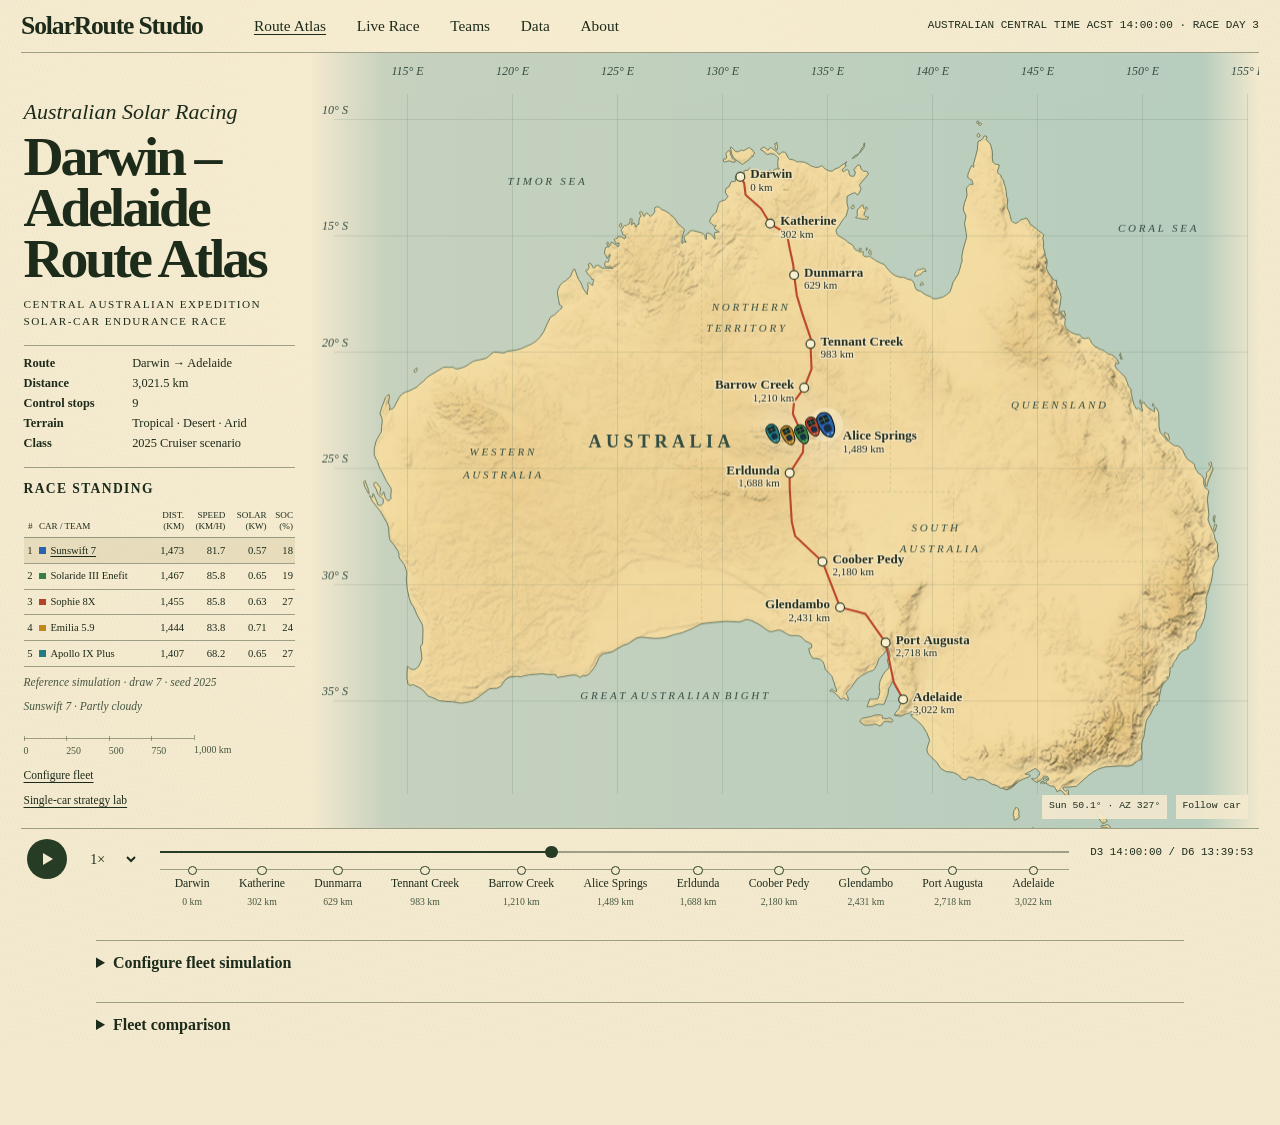
<file: apps/route-lab/web/index.html>
<!DOCTYPE html>
<html lang="en">
<head>
  <meta charset="utf-8">
  <meta name="viewport" content="width=device-width, initial-scale=1">
  <title>Darwin–Adelaide Route Atlas · SolarRoute Studio</title>
  <link rel="stylesheet" href="./atlas.css">
  <link rel="stylesheet" href="./lab.css">
  <script src="./atlas.mjs" type="module"></script>
</head>
<body>
  <header class="atlas-header">
    <a class="atlas-brand" href="./">SolarRoute Studio</a>
    <nav aria-label="Pages">
      <a href="./" aria-current="page">Route Atlas</a>
      <a href="./race.html">Live Race</a>
      <a href="./teams.html">Teams</a>
      <a href="./data.html">Data</a>
      <a href="./about.html">About</a>
    </nav>
    <output class="atlas-clock" aria-label="Race time"><span class="atlas-timezone">Australian Central Time </span><abbr title="Australian Central Standard Time">ACST</abbr> <span id="clock-text"></span></output>
  </header>
  <main class="atlas-content">
    <div class="atlas-sheet">
      <aside class="atlas-sidebar">
        <p class="atlas-overline">Australian Solar Racing</p>
        <h1>Darwin –<br>Adelaide<br>Route Atlas</h1>
        <p class="atlas-subtitle">Central Australian expedition<br>Solar-car endurance race</p>
        <dl class="route-facts">
          <div><dt>Route</dt><dd>Darwin → Adelaide</dd></div>
          <div><dt>Distance</dt><dd id="route-distance">—</dd></div>
          <div><dt>Control stops</dt><dd id="route-stops">—</dd></div>
          <div><dt>Terrain</dt><dd>Tropical · Desert · Arid</dd></div>
          <div><dt>Class</dt><dd>2025 Cruiser scenario</dd></div>
        </dl>
        <section class="atlas-rank" aria-labelledby="rank-heading">
          <h2 id="rank-heading">Race standing</h2>
          <div class="atlas-table-wrap">
            <table aria-label="Simulated Cruiser race standings">
              <thead><tr><th scope="col">#</th><th scope="col">Car / team</th><th scope="col">Dist.<br>(km)</th><th scope="col">Speed<br>(km/h)</th><th scope="col">Solar<br>(kW)</th><th scope="col">SoC<br>(%)</th></tr></thead>
              <tbody id="standings"></tbody>
            </table>
          </div>
          <p id="atlas-status" class="atlas-note" role="status">Loading the reference simulation…</p>
          <p id="atlas-focus" class="atlas-note"></p>
        </section>
        <div class="atlas-bottom">
          <div id="map-scale" class="atlas-scale" aria-hidden="true"></div>
          <a id="configure-fleet" href="#fleet-config">Configure fleet</a>
          <a href="./configure.html">Single-car strategy lab</a>
        </div>
      </aside>
      <figure class="atlas-figure">
        <canvas id="atlas-map" role="img" aria-label="Relief map of Australia, showing the simulated Cruiser fleet. Their positions and leg conditions appear in the standings."></canvas>
        <figcaption><output id="sun-angle" aria-label="Solar position"></output><button id="map-camera" type="button" aria-pressed="false">Follow car</button></figcaption>
      </figure>
    </div>
    <section id="atlas-playback" class="atlas-replay" aria-label="Race playback">
      <div class="atlas-controls">
        <button id="atlas-play" class="atlas-play" type="button" aria-label="Play race" disabled><span aria-hidden="true"></span></button>
        <label class="sr-only" for="atlas-rate">Playback speed</label>
        <select id="atlas-rate"><option value=".5">0.5×</option><option value="1" selected>1×</option><option value="2">2×</option><option value="4">4×</option></select>
      </div>
      <div class="atlas-seek">
        <label class="sr-only" for="atlas-time">Elapsed race time</label>
        <input id="atlas-time" class="atlas-range" type="range" min="0" max="1" value="0" step="any" disabled>
        <ol id="atlas-stops" class="atlas-stops" aria-label="Jump to a control stop"></ol>
      </div>
      <output id="atlas-duration" for="atlas-time"></output>
    </section>
    <div class="atlas-article atlas-fleet-tools">
      <details id="fleet-config" class="diagnostics">
        <summary>Configure fleet simulation</summary>
        <p class="field-note">Run the 2025 Cruiser presets on the same weather draws. Add a custom car to compare a different hardware or pace specification.</p>
        <form id="fleet-form">
          <div class="setup-grid">
            <fieldset class="setup-card">
              <legend>Experiment</legend>
              <label for="fleet-model">ECM variant</label>
              <select id="fleet-model" name="model">
                <option value="segment">Segment</option><option value="cycle">Drive cycle</option>
                <option value="mapped" selected>Mapped cycle</option><option value="gust">Gust-aware cycle</option>
              </select>
              <label for="fleet-seed">Seed</label>
              <input id="fleet-seed" name="seed" type="text" inputmode="numeric" pattern="[0-9]{1,20}" value="2025" required>
              <div class="field-pair">
                <div><label for="fleet-trials">Trials</label><input id="fleet-trials" name="trials" type="number" min="1" max="500" value="256" required></div>
                <div><label for="fleet-draw">Replay draw</label><input id="fleet-draw" name="draw" type="number" min="1" max="256" value="7" required></div>
              </div>
            </fieldset>
            <fieldset class="setup-card">
              <legend>Weather</legend>
              <label for="fleet-weather">Forecast</label>
              <select id="fleet-weather" name="weather"><option value="posterior">Posterior predictive</option><option value="baseline">Synthetic baseline</option></select>
              <label for="fleet-rain">Rain exposure <span>×</span></label>
              <input id="fleet-rain" name="rain_multiplier" type="number" min="0" max="8" step="any" value="1" required>
              <div id="fleet-gust-settings" hidden>
                <label for="fleet-gust">Gust spread <span>m/s</span></label>
                <input id="fleet-gust" name="gust_sd_mps" type="number" min="0" max="15" step="any" value="2" required disabled>
              </div>
            </fieldset>
            <fieldset class="setup-card">
              <legend>Comparison car</legend>
              <label class="fleet-toggle"><input id="fleet-add-car" type="checkbox"> Add a custom Cruiser</label>
              <p class="field-note">The five 2025 presets are included in every run. See <a href="./teams.html">Teams</a> for their model inputs.</p>
            </fieldset>
          </div>
          <fieldset id="fleet-car" class="setup-card" disabled hidden>
            <legend>Custom Cruiser specifications</legend>
            <div class="fleet-specs-grid">
              <div><label for="fleet-mass">Mass <span>kg</span></label><input id="fleet-mass" name="mass_kg" type="number" min="120" max="2000" step="any" value="660" required></div>
              <div><label for="fleet-drag">Drag area <span>m²</span></label><input id="fleet-drag" name="drag_area_m2" type="number" min=".03" max="1.5" step="any" value=".133" required></div>
              <div><label for="fleet-rolling">Rolling coefficient</label><input id="fleet-rolling" name="rolling_coefficient" type="number" min=".001" max=".03" step="any" value=".005" required></div>
              <div><label for="fleet-aux">Auxiliary load <span>W</span></label><input id="fleet-aux" name="auxiliary_w" type="number" min="0" max="1500" step="any" value="150" required></div>
              <div><label for="fleet-pace">Pace ceiling <span>km/h</span></label><input id="fleet-pace" name="custom_pace_kmh" type="number" min="20" max="130" step="any" value="92" required></div>
              <div><label for="fleet-array">Array area <span>m²</span></label><input id="fleet-array" name="array_m2" type="number" min="0" max="30" step="any" value="4.8" required></div>
              <div><label for="fleet-cell">Cell efficiency <span>%</span></label><input id="fleet-cell" name="cell_efficiency_pct" type="number" min=".01" max="100" step="any" value="22" required></div>
              <div><label for="fleet-pack">Usable pack <span>kWh</span></label><input id="fleet-pack" name="pack_kwh" type="number" min=".001" max="15.277777777777779" step="any" placeholder="Default · 55 MJ"></div>
            </div>
          </fieldset>
          <div class="setup-submit">
            <p id="fleet-feedback" class="field-note" role="status"></p>
            <button id="run" type="submit" disabled>Run fleet simulation <span aria-hidden="true">→</span></button>
          </div>
        </form>
      </details>
      <details id="fleet-comparison" class="diagnostics">
        <summary>Fleet comparison</summary>
        <p id="current-fleet-run" class="field-note"></p>
        <div class="atlas-table-wrap">
          <table>
            <thead><tr><th scope="col">Car / team</th><th scope="col">Finish rate · 95% interval</th><th scope="col">Difference vs Sunswift · 95% interval</th><th scope="col">Median race time · finishers</th></tr></thead>
            <tbody id="current-fleet-results"></tbody>
          </table>
        </div>
        <button id="fleet-download" class="download" type="button" disabled>Download run JSON</button>
      </details>
    </div>
  </main>
</body>
</html>
</file>
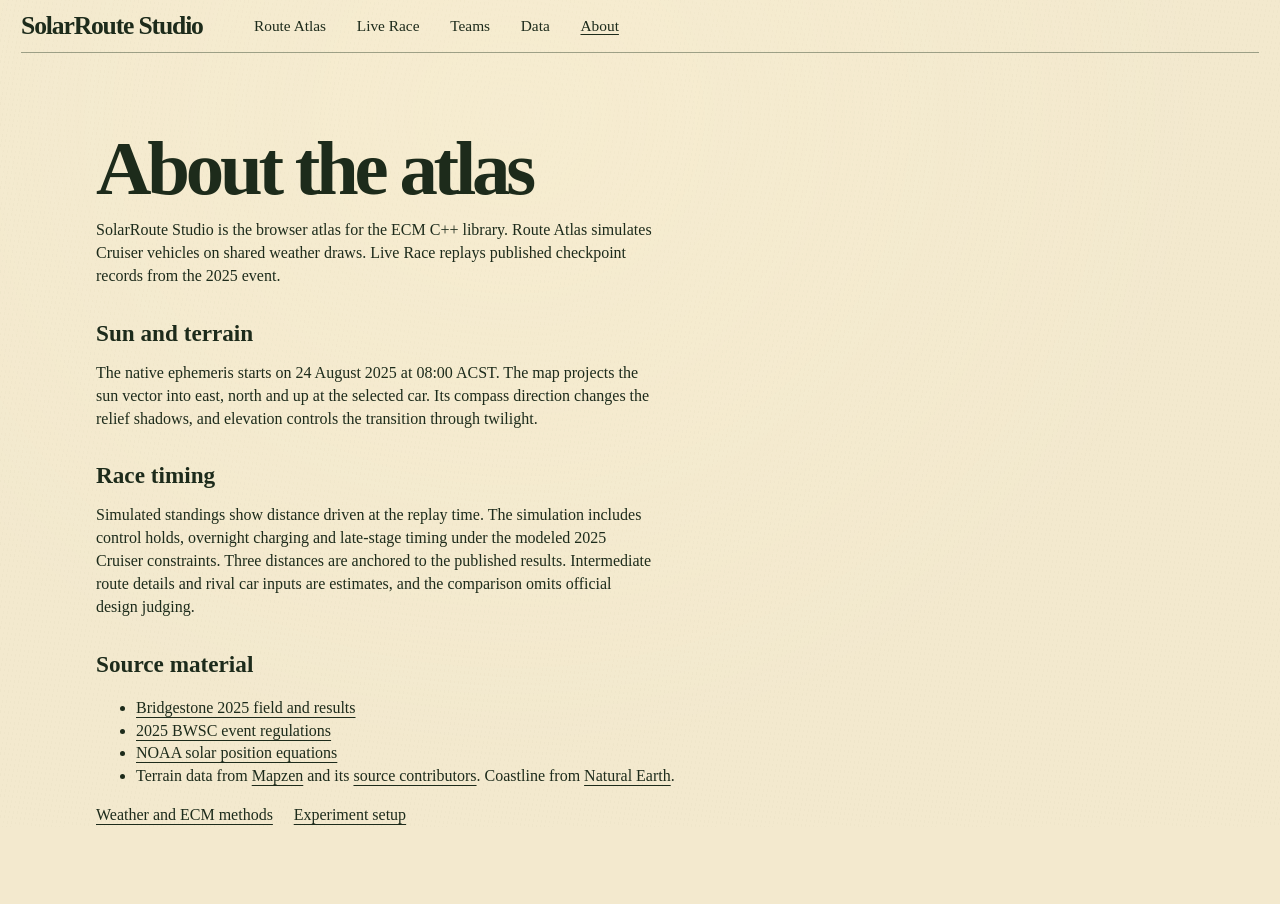
<file: apps/route-lab/web/about.html>
<!DOCTYPE html>
<html lang="en">
<head>
  <meta charset="utf-8">
  <meta name="viewport" content="width=device-width, initial-scale=1">
  <title>About · SolarRoute Studio</title>
  <link rel="stylesheet" href="./atlas.css">
</head>
<body>
  <header class="atlas-header">
    <a class="atlas-brand" href="./">SolarRoute Studio</a>
    <nav aria-label="Pages">
      <a href="./">Route Atlas</a>
      <a href="./race.html">Live Race</a>
      <a href="./teams.html">Teams</a>
      <a href="./data.html">Data</a>
      <a href="./about.html" aria-current="page">About</a>
    </nav>
  </header>
  <main class="atlas-article">
    <h1>About the atlas</h1>
    <p>SolarRoute Studio is the browser atlas for the ECM C++ library. Route Atlas simulates Cruiser vehicles on shared weather draws. Live Race replays published checkpoint records from the 2025 event.</p>
    <h2>Sun and terrain</h2>
    <p>The native ephemeris starts on 24 August 2025 at 08:00 ACST. The map projects the sun vector into east, north and up at the selected car. Its compass direction changes the relief shadows, and elevation controls the transition through twilight.</p>
    <h2>Race timing</h2>
    <p>Simulated standings show distance driven at the replay time. The simulation includes control holds, overnight charging and late-stage timing under the modeled 2025 Cruiser constraints. Three distances are anchored to the published results. Intermediate route details and rival car inputs are estimates, and the comparison omits official design judging.</p>
    <h2>Source material</h2>
    <ul>
      <li><a href="https://www.bridgestone.com/bwsc/about/result/">Bridgestone 2025 field and results</a></li>
      <li><a href="https://cms.worldsolarchallenge.org/app/uploads/2025/03/3297_2025_bwsc_regulations_release_v20_published_28_october_2024-1.pdf">2025 BWSC event regulations</a></li>
      <li><a href="https://gml.noaa.gov/grad/solcalc/solareqns.PDF">NOAA solar position equations</a></li>
      <li>Terrain data from <a href="https://www.mapzen.com/blog/terrain-tile-service/">Mapzen</a> and its <a href="https://github.com/tilezen/joerd/blob/master/docs/attribution.md">source contributors</a>. Coastline from <a href="https://www.naturalearthdata.com/about/terms-of-use/">Natural Earth</a>.</li>
    </ul>
    <p class="atlas-links"><a href="./methods.html">Weather and ECM methods</a><a href="./configure.html">Experiment setup</a></p>
  </main>
</body>
</html>
</file>
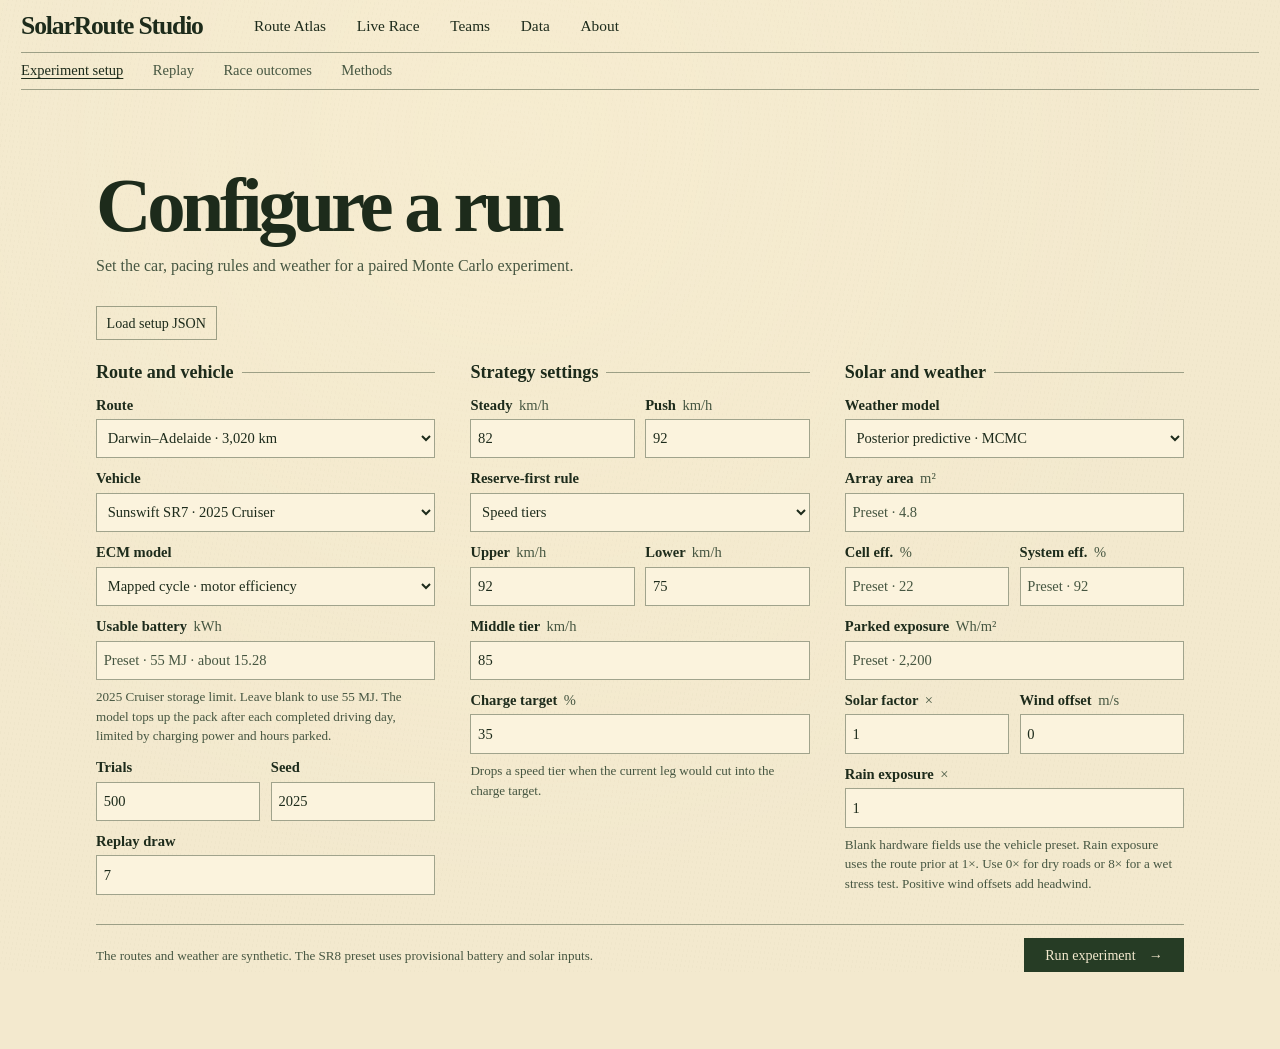
<file: apps/route-lab/web/configure.html>
<!DOCTYPE html>
<html lang="en">
<head>
  <meta charset="utf-8">
  <meta name="viewport" content="width=device-width, initial-scale=1">
  <title>Experiment setup · SolarRoute Studio</title>
  <link rel="stylesheet" href="./atlas.css">
  <link rel="stylesheet" href="./lab.css">
  <script src="./configure.mjs" type="module"></script>
</head>
<body>
  <header class="atlas-header">
    <a class="atlas-brand" href="./">SolarRoute Studio</a>
    <nav aria-label="Pages">
      <a href="./">Route Atlas</a>
      <a href="./race.html">Live Race</a>
      <a href="./teams.html">Teams</a>
      <a href="./data.html">Data</a>
      <a href="./about.html">About</a>
    </nav>
  </header>
  <nav class="workspace-nav" aria-label="Experiment">
    <a href="./configure.html" aria-current="page">Experiment setup</a>
    <a href="./experiment.html" id="back-results">Replay</a>
    <a href="./analytics.html" id="setup-outcomes">Race outcomes</a>
    <a href="./methods.html">Methods</a>
  </nav>
  <main class="atlas-article setup-page">
    <div class="intro">
      <div>
        <h1>Configure a run</h1>
        <p>Set the car, pacing rules and weather for a paired Monte Carlo experiment.</p>
      </div>
    </div>
    <div class="setup-fields">
      <div class="setup-toolbar">
        <div>
          <label class="download file-label" for="load-scenario">Load setup JSON</label>
          <input id="load-scenario" class="sr-only" type="file" accept=".json,application/json">
        </div>
        <p id="scenario-status" class="field-note" role="status" hidden></p>
      </div>
      <form id="experiment">
        <div class="setup-grid">
          <fieldset class="setup-card">
            <legend>Route and vehicle</legend>
            <label for="route">Route</label>
            <select id="route" name="route" required>
              <option value="outback">Darwin–Adelaide · 3,020 km</option>
              <option value="rolling">Rolling country · 1,150 km</option>
            </select>
            <label for="vehicle">Vehicle</label>
            <select id="vehicle" name="vehicle" required>
              <option value="sr7">Sunswift SR7 · 2025 Cruiser</option>
              <option value="sr8">SR8 battery + solar scenario</option>
              <option value="reference">Reference solar car</option>
            </select>
            <label for="model">ECM model</label>
            <select id="model" name="model" required>
              <option value="segment">Segment · fixed cruise</option>
              <option value="cycle">Drive cycle · speed ramps</option>
              <option value="mapped" selected>Mapped cycle · motor efficiency</option>
              <option value="gust">Gust-aware cycle · variable wind</option>
            </select>
            <div id="gust-options" hidden>
              <label for="gust-sd">Gust spread (SD) <span>m/s</span></label>
              <input id="gust-sd" name="gust_sd_mps" type="number" min="0" max="15" step="any" value="2" required>
              <p class="field-note">Variation around the forecast headwind during a leg.</p>
            </div>
            <label for="pack">Usable battery <span>kWh</span></label>
            <input id="pack" name="pack_kwh" type="number" min="0.001" step="any" placeholder="Preset · 55 MJ (about 15.28 kWh)">
            <p id="cruiser-rules" class="field-note">2025 Cruiser storage limit. Leave blank to use 55 MJ. The model tops up the pack after each completed driving day, limited by charging power and hours parked.</p>
            <div class="field-pair">
              <div>
                <label for="trials">Trials</label>
                <input id="trials" name="trials" type="number" required min="1" max="3000" step="1" value="500">
              </div>
              <div>
                <label for="seed">Seed</label>
                <input id="seed" name="seed" type="text" inputmode="numeric" required pattern="[0-9]{1,20}" value="2025">
              </div>
            </div>
            <label for="trace-trial">Replay draw</label>
            <input id="trace-trial" name="trace_trial" type="number" required min="1" max="500" step="1" value="7">
          </fieldset>
          <fieldset class="setup-card">
            <legend>Strategy settings</legend>
            <div class="field-pair">
              <div>
                <label for="steady-kmh">Steady <span>km/h</span></label>
                <input id="steady-kmh" name="steady_kmh" type="number" min="20" max="140" step="any" value="82" required>
              </div>
              <div>
                <label for="push-kmh">Push <span>km/h</span></label>
                <input id="push-kmh" name="push_kmh" type="number" min="20" max="140" step="any" value="92" required>
              </div>
            </div>
            <label for="reserve-strategy">Reserve-first rule</label>
            <select id="reserve-strategy" name="reserve_strategy" required>
              <option value="tiers">Speed tiers</option>
              <option value="envelope">Route energy envelope</option>
            </select>
            <div class="field-pair">
              <div>
                <label for="reserve-fast-kmh">Upper <span>km/h</span></label>
                <input id="reserve-fast-kmh" name="reserve_fast_kmh" type="number" min="20" max="140" step="any" value="92" required>
              </div>
              <div>
                <label for="reserve-slow-kmh">Lower <span>km/h</span></label>
                <input id="reserve-slow-kmh" name="reserve_slow_kmh" type="number" min="20" max="140" step="any" value="75" required>
              </div>
            </div>
            <div id="middle-tier">
              <label for="reserve-medium-kmh">Middle tier <span>km/h</span></label>
              <input id="reserve-medium-kmh" name="reserve_medium_kmh" type="number" min="20" max="140" step="any" value="85" required>
            </div>
            <label for="reserve-target">Charge target <span>%</span></label>
            <input id="reserve-target" name="reserve_target_pct" type="number" min="0" max="100" step="any" value="35" required>
            <p class="field-note" id="strategy-note"></p>
          </fieldset>
          <fieldset class="setup-card">
            <legend>Solar and weather</legend>
            <label for="weather">Weather model</label>
            <select id="weather" name="weather" required>
              <option value="posterior">Posterior predictive · MCMC</option>
              <option value="baseline">Synthetic baseline</option>
            </select>
              <label for="array-m2">Array area <span>m²</span></label>
              <input id="array-m2" name="array_m2" type="number" min="0" max="30" step="any">
              <div class="field-pair">
                <div>
                  <label for="cell-efficiency">Cell eff. <span>%</span></label>
                  <input id="cell-efficiency" name="cell_efficiency_pct" type="number" min=".01" max="100" step="any">
                </div>
                <div>
                  <label for="system-efficiency">System eff. <span>%</span></label>
                  <input id="system-efficiency" name="system_efficiency_pct" placeholder="Preset · 92" type="number" min=".01" max="100" step="any">
                </div>
              </div>
              <label for="parked-exposure">Parked exposure <span>Wh/m²</span></label>
              <input id="parked-exposure" name="parked_wh_m2" type="number" min="0" max="10000" step="any" placeholder="Preset · 2,200">
              <div class="field-pair">
                <div>
                  <label for="solar-multiplier">Solar factor <span>×</span></label>
                  <input id="solar-multiplier" name="solar_multiplier" type="number" min="0" max="2" step="any" value="1" required>
                </div>
                <div>
                  <label for="wind-offset">Wind offset <span>m/s</span></label>
                  <input id="wind-offset" name="headwind_offset_mps" type="number" min="-25" max="25" step="any" value="0" required>
                </div>
              </div>
              <label for="rain-multiplier">Rain exposure <span>×</span></label>
              <input id="rain-multiplier" name="rain_multiplier" type="number" min="0" max="8" step="any" value="1" required>
              <p class="field-note">Blank hardware fields use the vehicle preset. Rain exposure uses the route prior at 1×. Use 0× for dry roads or 8× for a wet stress test. Positive wind offsets add headwind.</p>
          </fieldset>
        </div>
        <div class="setup-submit">
          <p class="field-note">The routes and weather are synthetic. The SR8 preset uses provisional battery and solar inputs.</p>
          <button id="run" type="submit">Run experiment <span aria-hidden="true">→</span></button>
        </div>
      </form>
    </div>
  </main>
</body>
</html>
</file>
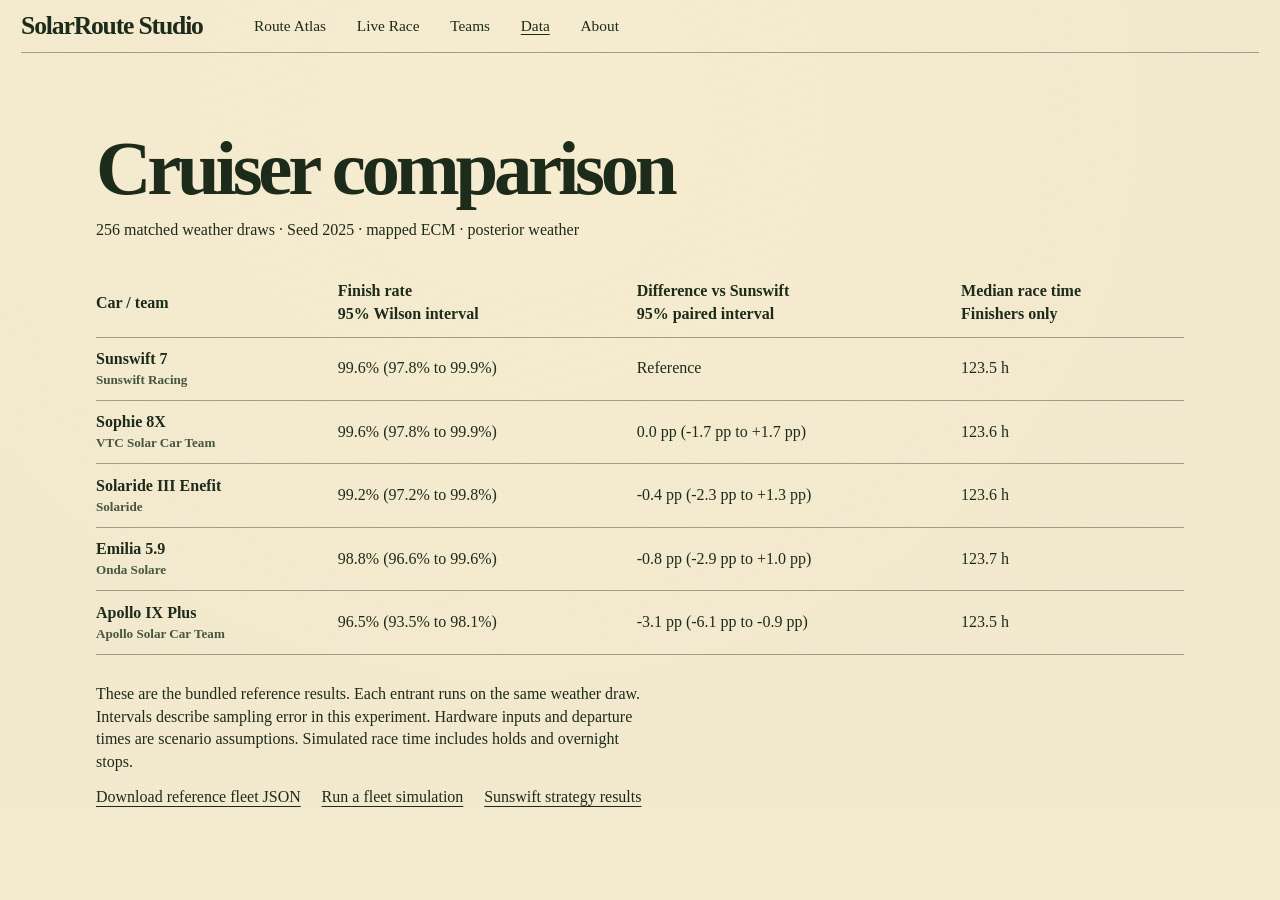
<file: apps/route-lab/web/data.html>
<!DOCTYPE html>
<html lang="en">
<head>
  <meta charset="utf-8">
  <meta name="viewport" content="width=device-width, initial-scale=1">
  <title>Data · SolarRoute Studio</title>
  <link rel="stylesheet" href="./atlas.css">
  <script src="./fleet-pages.mjs" type="module"></script>
</head>
<body>
  <header class="atlas-header">
    <a class="atlas-brand" href="./">SolarRoute Studio</a>
    <nav aria-label="Pages">
      <a href="./">Route Atlas</a>
      <a href="./race.html">Live Race</a>
      <a href="./teams.html">Teams</a>
      <a href="./data.html" aria-current="page">Data</a>
      <a href="./about.html">About</a>
    </nav>
  </header>
  <main class="atlas-article">
    <h1>Cruiser comparison</h1>
    <p id="fleet-run"></p>
    <div class="atlas-table-wrap">
      <table><thead><tr><th scope="col">Car / team</th><th scope="col">Finish rate<br>95% Wilson interval</th><th scope="col">Difference vs Sunswift<br>95% paired interval</th><th scope="col">Median race time<br>Finishers only</th></tr></thead><tbody id="fleet-results"></tbody></table>
    </div>
    <p>These are the bundled reference results. Each entrant runs on the same weather draw. Intervals describe sampling error in this experiment. Hardware inputs and departure times are scenario assumptions. Simulated race time includes holds and overnight stops.</p>
    <p class="atlas-links"><a href="./atlas-demo.json" download>Download reference fleet JSON</a><a href="./#fleet-config">Run a fleet simulation</a><a href="./analytics.html?replay=1">Sunswift strategy results</a></p>
  </main>
</body>
</html>
</file>
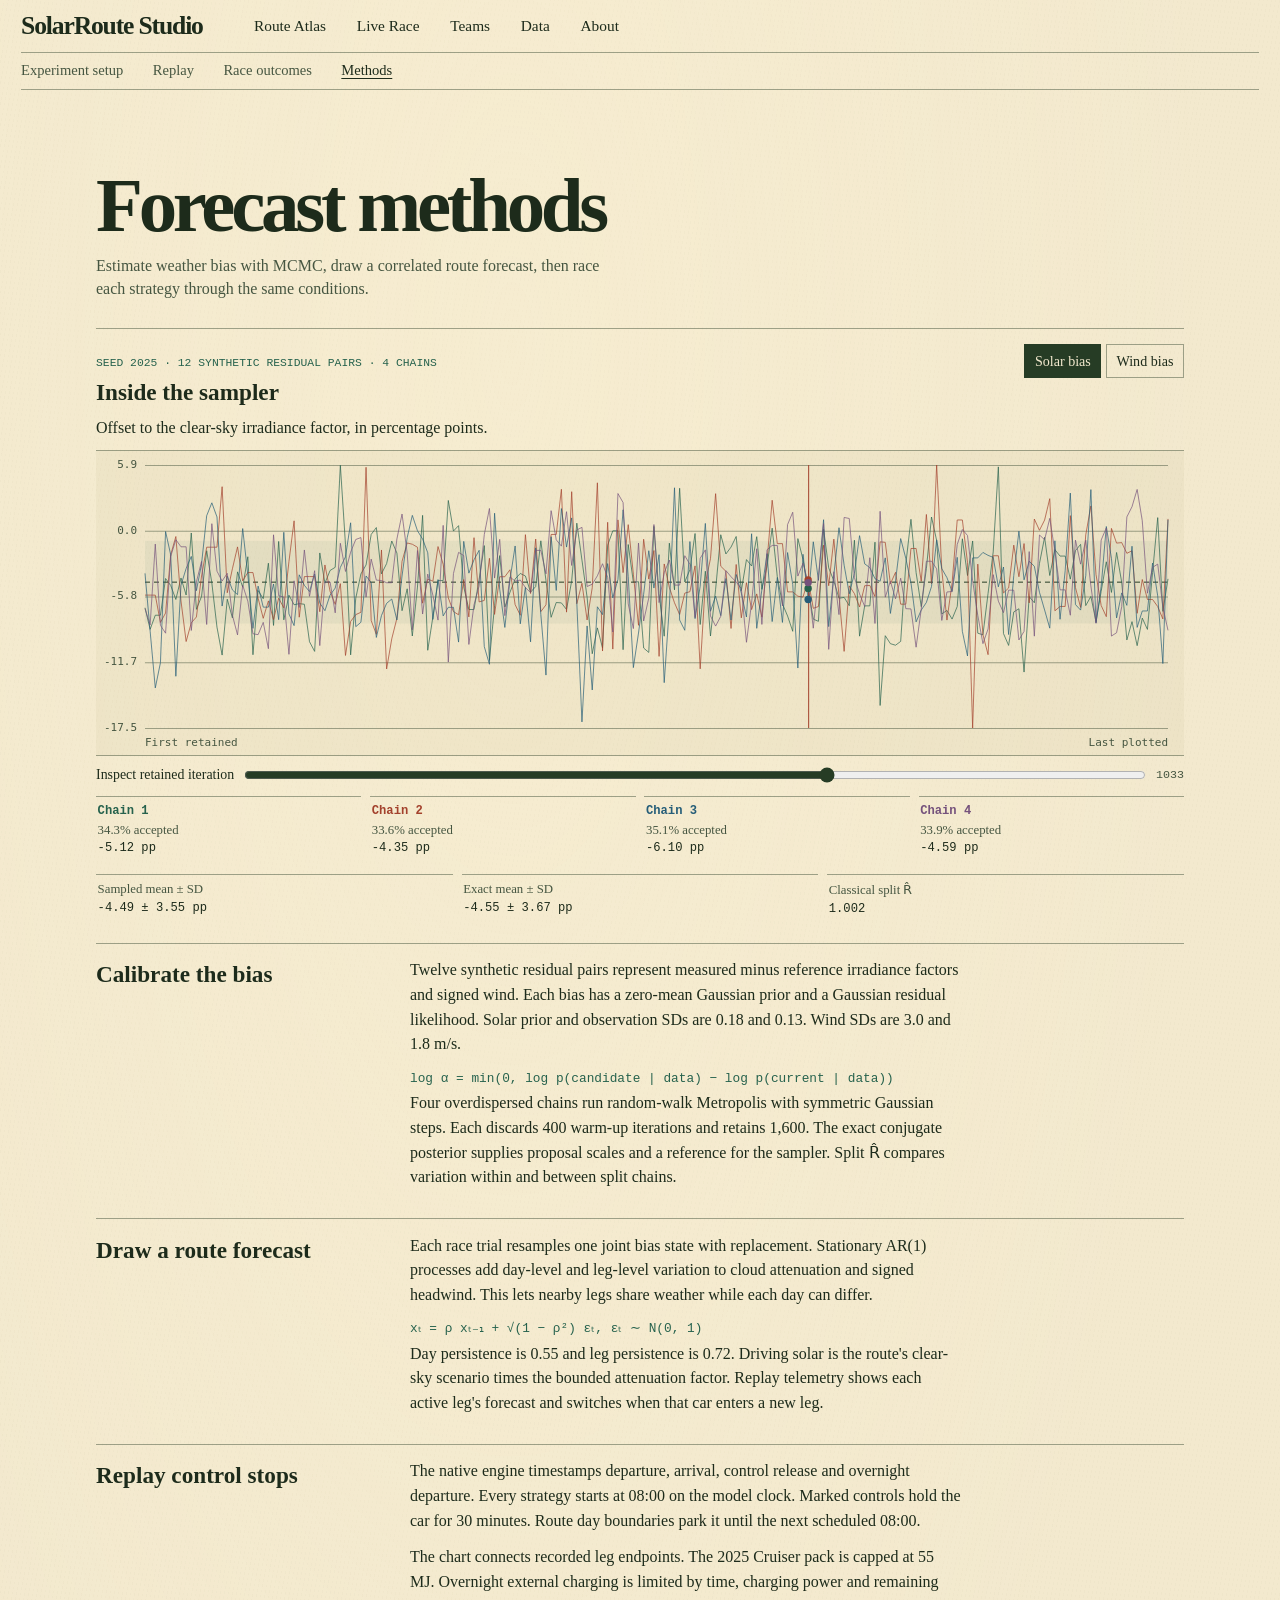
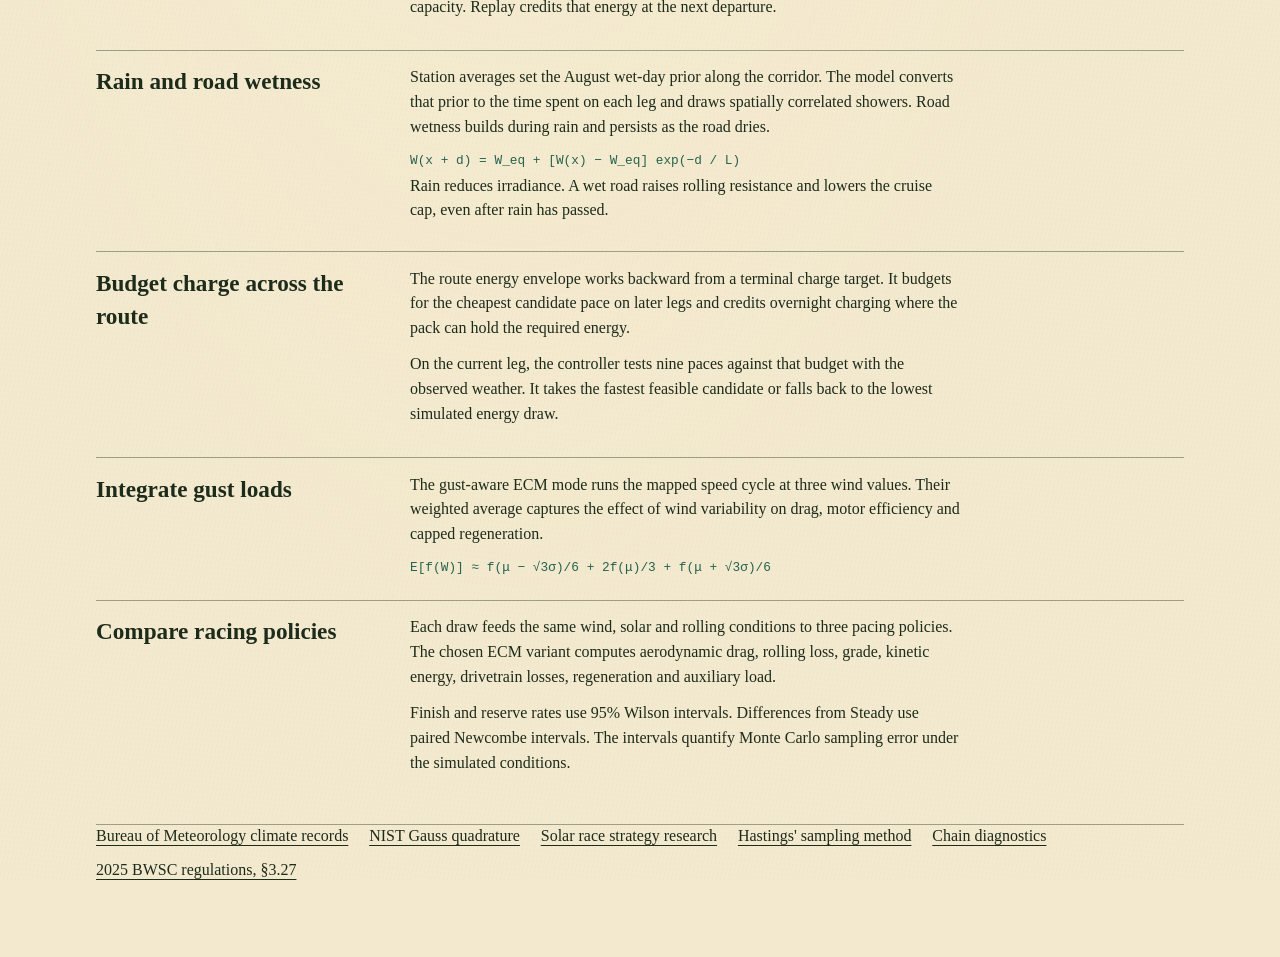
<file: apps/route-lab/web/methods.html>
<!DOCTYPE html>
<html lang="en">
<head>
  <meta charset="utf-8">
  <meta name="viewport" content="width=device-width, initial-scale=1">
  <title>Forecast methods · SolarRoute Studio</title>
  <link rel="stylesheet" href="./atlas.css">
  <link rel="stylesheet" href="./lab.css">
  <script src="./methods.mjs" type="module"></script>
</head>
<body>
  <header class="atlas-header">
    <a class="atlas-brand" href="./">SolarRoute Studio</a>
    <nav aria-label="Pages">
      <a href="./">Route Atlas</a>
      <a href="./race.html">Live Race</a>
      <a href="./teams.html">Teams</a>
      <a href="./data.html">Data</a>
      <a href="./about.html">About</a>
    </nav>
  </header>
  <nav class="workspace-nav" aria-label="Experiment">
    <a href="./configure.html">Experiment setup</a>
    <a href="./experiment.html?replay=1">Replay</a>
    <a href="./analytics.html?replay=1">Race outcomes</a>
    <a href="./methods.html" aria-current="page">Methods</a>
  </nav>
  <main class="atlas-article methods">
    <div class="intro">
      <div>
        <h1>Forecast methods</h1>
        <p>Estimate weather bias with MCMC, draw a correlated route forecast, then race each strategy through the same conditions.</p>
      </div>
    </div>
    <section class="method-panel" aria-labelledby="chains-heading">
      <div class="section-head">
        <div>
          <p class="readout" id="run-meta" role="status">Loading C++ calibration…</p>
          <h2 id="chains-heading">Inside the sampler</h2>
        </div>
        <div id="feature-switch" class="feature-switch" role="group" aria-label="Weather parameter">
          <button type="button" data-feature="solar" aria-pressed="true">Solar bias</button>
          <button type="button" data-feature="wind" aria-pressed="false">Wind bias</button>
        </div>
      </div>
      <p id="feature-description"></p>
      <div class="chain-chart">
        <canvas id="chain-trace" role="img" aria-label="Trace of four chains with the exact posterior mean and the selected iteration marked."></canvas>
      </div>
      <div class="chain-scrub">
        <label for="sample">Inspect retained iteration</label>
        <input id="sample" type="range" min="0" max="0" value="0" disabled>
        <output id="sample-number" for="sample"></output>
      </div>
      <div class="chain-stats" id="chain-stats" aria-label="Per-chain diagnostics"></div>
      <dl class="posterior-stats">
        <div><dt>Sampled mean ± SD</dt><dd id="sampled"></dd></div>
        <div><dt>Exact mean ± SD</dt><dd id="exact"></dd></div>
        <div><dt>Classical split R̂</dt><dd id="rhat"></dd></div>
      </dl>
    </section>
    <section class="method-grid" aria-label="Simulation algorithms">
      <article class="method-panel">
        <h2>Calibrate the bias</h2>
        <p>Twelve synthetic residual pairs represent measured minus reference irradiance factors and signed wind. Each bias has a zero-mean Gaussian prior and a Gaussian residual likelihood. Solar prior and observation SDs are 0.18 and 0.13. Wind SDs are 3.0 and 1.8 m/s.</p>
        <code>log α = min(0, log p(candidate | data) − log p(current | data))</code>
        <p>Four overdispersed chains run random-walk Metropolis with symmetric Gaussian steps. Each discards 400 warm-up iterations and retains 1,600. The exact conjugate posterior supplies proposal scales and a reference for the sampler. Split R̂ compares variation within and between split chains.</p>
      </article>
      <article class="method-panel">
        <h2>Draw a route forecast</h2>
        <p>Each race trial resamples one joint bias state with replacement. Stationary AR(1) processes add day-level and leg-level variation to cloud attenuation and signed headwind. This lets nearby legs share weather while each day can differ.</p>
        <code>xₜ = ρ xₜ₋₁ + √(1 − ρ²) εₜ, εₜ ∼ N(0, 1)</code>
        <p>Day persistence is 0.55 and leg persistence is 0.72. Driving solar is the route's clear-sky scenario times the bounded attenuation factor. Replay telemetry shows each active leg's forecast and switches when that car enters a new leg.</p>
      </article>
      <article class="method-panel">
        <h2>Replay control stops</h2>
        <p>The native engine timestamps departure, arrival, control release and overnight departure. Every strategy starts at 08:00 on the model clock. Marked controls hold the car for 30 minutes. Route day boundaries park it until the next scheduled 08:00.</p>
        <p>The chart connects recorded leg endpoints. The 2025 Cruiser pack is capped at 55 MJ. Overnight external charging is limited by time, charging power and remaining capacity. Replay credits that energy at the next departure.</p>
      </article>
      <article class="method-panel">
        <h2>Rain and road wetness</h2>
        <p>Station averages set the August wet-day prior along the corridor. The model converts that prior to the time spent on each leg and draws spatially correlated showers. Road wetness builds during rain and persists as the road dries.</p>
        <code>W(x + d) = W_eq + [W(x) − W_eq] exp(−d / L)</code>
        <p>Rain reduces irradiance. A wet road raises rolling resistance and lowers the cruise cap, even after rain has passed.</p>
      </article>
      <article class="method-panel">
        <h2>Budget charge across the route</h2>
        <p>The route energy envelope works backward from a terminal charge target. It budgets for the cheapest candidate pace on later legs and credits overnight charging where the pack can hold the required energy.</p>
        <p>On the current leg, the controller tests nine paces against that budget with the observed weather. It takes the fastest feasible candidate or falls back to the lowest simulated energy draw.</p>
      </article>
      <article class="method-panel">
        <h2>Integrate gust loads</h2>
        <p>The gust-aware ECM mode runs the mapped speed cycle at three wind values. Their weighted average captures the effect of wind variability on drag, motor efficiency and capped regeneration.</p>
        <code>E[f(W)] ≈ f(μ − √3σ)/6 + 2f(μ)/3 + f(μ + √3σ)/6</code>
      </article>
      <article class="method-panel">
        <h2>Compare racing policies</h2>
        <p>Each draw feeds the same wind, solar and rolling conditions to three pacing policies. The chosen ECM variant computes aerodynamic drag, rolling loss, grade, kinetic energy, drivetrain losses, regeneration and auxiliary load.</p>
        <p>Finish and reserve rates use 95% Wilson intervals. Differences from Steady use paired Newcombe intervals. The intervals quantify Monte Carlo sampling error under the simulated conditions.</p>
      </article>
    </section>
    <footer class="method-sources atlas-links">
      <a href="https://www.bom.gov.au/climate/averages/tables/cw_014015.shtml">Bureau of Meteorology climate records</a>
      <a href="https://dlmf.nist.gov/3.5#v">NIST Gauss quadrature</a>
      <a href="https://www.cambridge.org/engage/miir/article-details/662cb561418a5379b0db608a">Solar race strategy research</a>
      <a href="https://doi.org/10.1093/biomet/57.1.97">Hastings' sampling method</a>
      <a href="https://mc-stan.org/docs/2_40/reference-manual/analysis.html">Chain diagnostics</a>
      <a href="https://worldsolarchallenge.org/files/3297_2025_bwsc_regulations_release_v20_published_28_october_2024.pdf">2025 BWSC regulations, §3.27</a>
    </footer>
  </main>
</body>
</html>
</file>
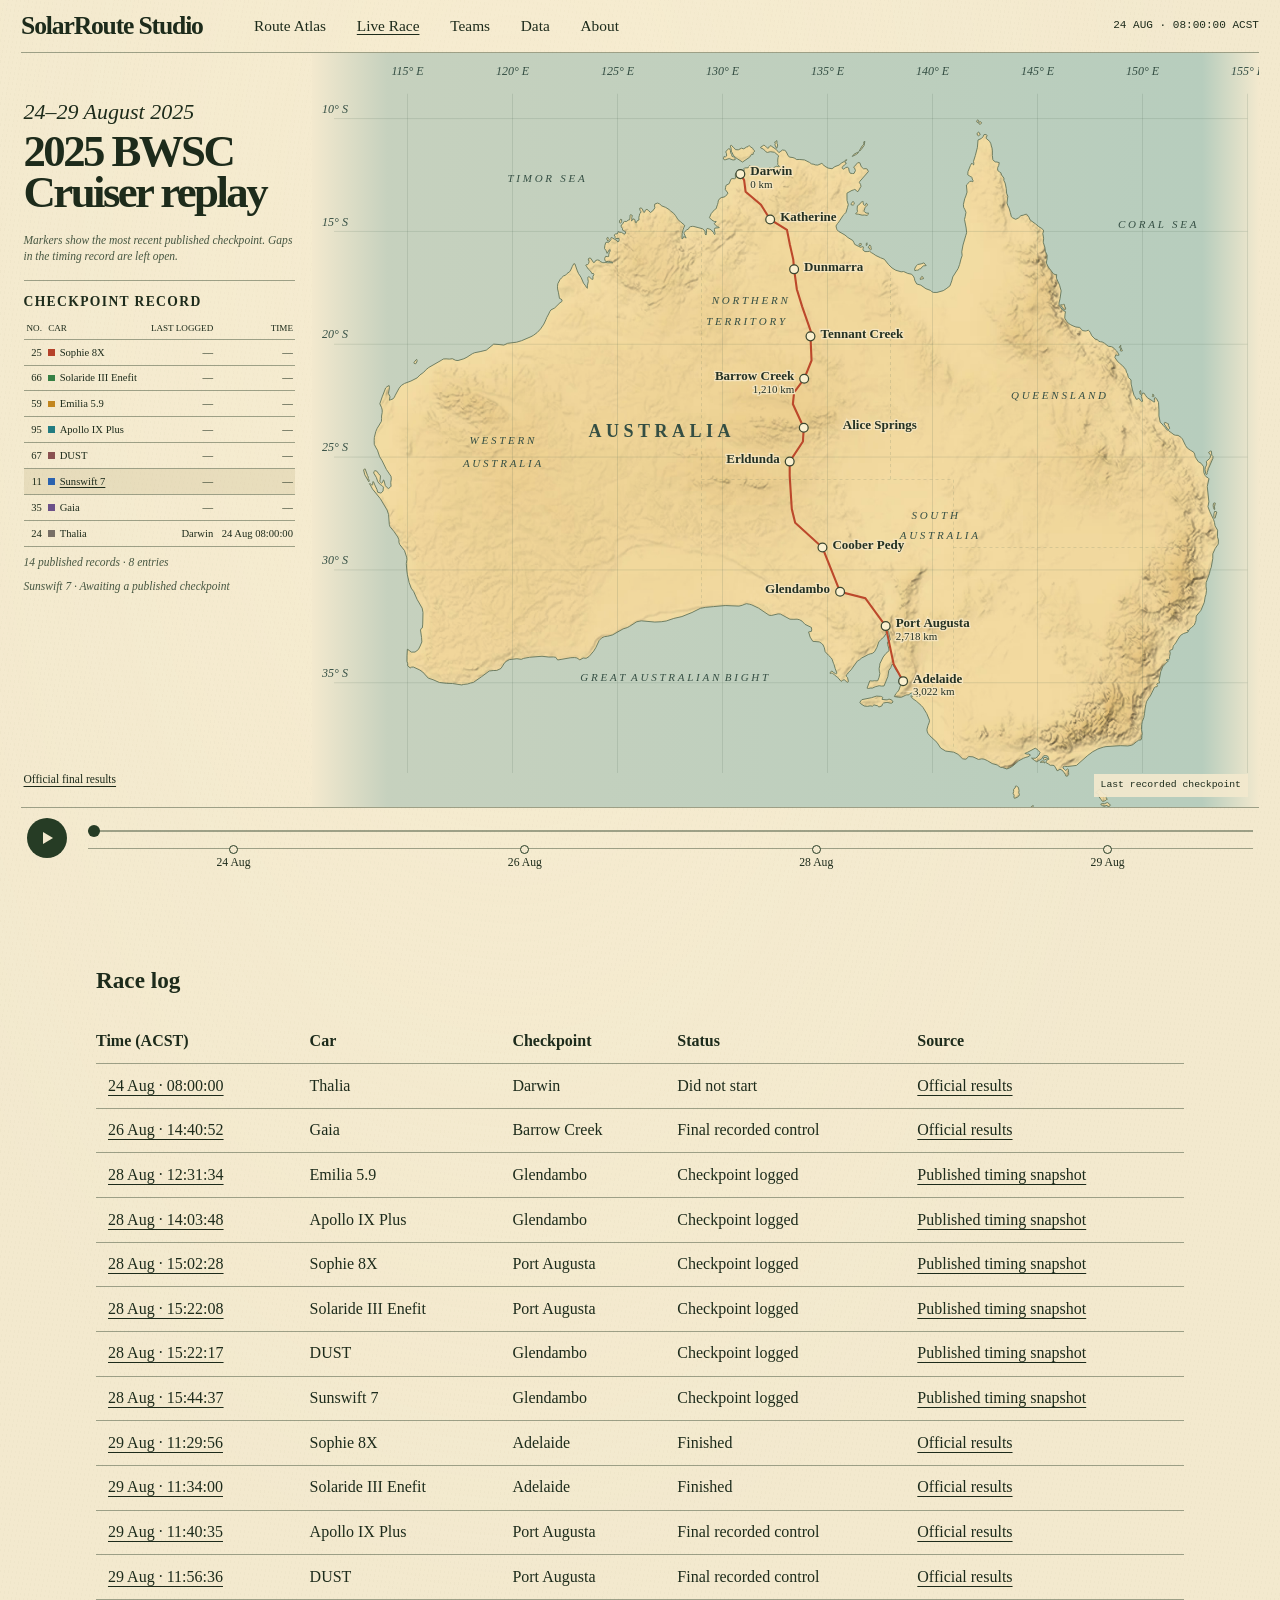
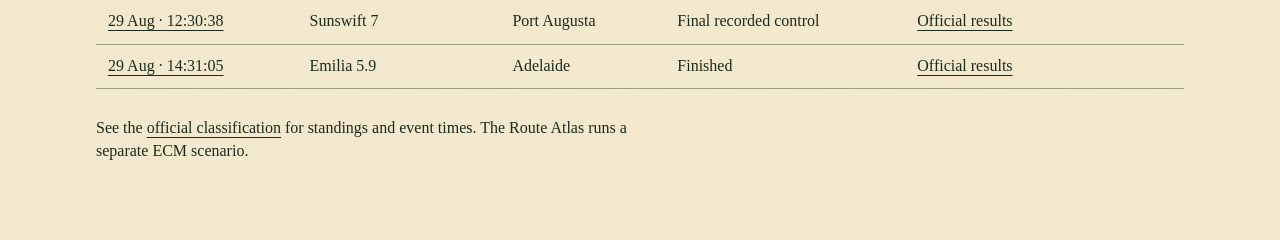
<file: apps/route-lab/web/race.html>
<!DOCTYPE html>
<html lang="en">
<head>
  <meta charset="utf-8">
  <meta name="viewport" content="width=device-width, initial-scale=1">
  <title>2025 BWSC replay · SolarRoute Studio</title>
  <link rel="stylesheet" href="./atlas.css">
  <script src="./race.mjs" type="module"></script>
</head>
<body>
  <header class="atlas-header">
    <a class="atlas-brand" href="./">SolarRoute Studio</a>
    <nav aria-label="Pages">
      <a href="./">Route Atlas</a>
      <a href="./race.html" aria-current="page">Live Race</a>
      <a href="./teams.html">Teams</a>
      <a href="./data.html">Data</a>
      <a href="./about.html">About</a>
    </nav>
    <output class="atlas-clock" id="record-clock" aria-label="Race time"></output>
  </header>
  <main class="atlas-content">
    <div class="atlas-sheet">
      <aside class="atlas-sidebar archive-sidebar">
        <p class="atlas-overline">24–29 August 2025</p>
        <h1>2025 BWSC<br>Cruiser replay</h1>
        <p class="atlas-note">Markers show the most recent published checkpoint. Gaps in the timing record are left open.</p>
        <section class="atlas-rank" aria-labelledby="archive-heading">
          <h2 id="archive-heading">Checkpoint record</h2>
          <div class="atlas-table-wrap">
            <table>
              <thead><tr><th scope="col">No.</th><th scope="col">Car</th><th scope="col">Last logged</th><th scope="col">Time</th></tr></thead>
              <tbody id="record-rows"></tbody>
            </table>
          </div>
          <p class="atlas-note" id="record-status" role="status">Loading race records…</p>
          <p class="atlas-note" id="record-detail"></p>
        </section>
        <div class="atlas-bottom"><a href="https://worldsolarchallenge.org/final-results">Official final results</a></div>
      </aside>
      <figure class="atlas-figure">
        <canvas id="record-map" role="img" aria-label="Map of the logged 2025 Cruiser checkpoint arrivals"></canvas>
        <figcaption><output>Last recorded checkpoint</output></figcaption>
      </figure>
    </div>
    <section class="atlas-replay archive-replay" aria-label="Historical race playback">
      <div class="atlas-controls">
        <button id="record-play" class="atlas-play" type="button" aria-label="Play recorded checkpoints" disabled><span aria-hidden="true"></span></button>
      </div>
      <div class="atlas-seek">
        <label class="sr-only" for="record-time">Checkpoint event</label>
        <input id="record-time" class="atlas-range" type="range" min="0" max="0" value="0" step="1" disabled>
        <ol id="record-days" class="atlas-stops" aria-label="Jump to recorded date"></ol>
      </div>
    </section>
    <div class="atlas-article">
      <h2>Race log</h2>
      <div class="atlas-table-wrap">
        <table>
          <thead><tr><th scope="col">Time (ACST)</th><th scope="col">Car</th><th scope="col">Checkpoint</th><th scope="col">Status</th><th scope="col">Source</th></tr></thead>
          <tbody id="record-log"></tbody>
        </table>
      </div>
      <p>See the <a href="https://assets.worldsolarchallenge.org/app/uploads/2026/05/06130917/2025-BWSC-Results.pdf">official classification</a> for standings and event times. The Route Atlas runs a separate ECM scenario.</p>
    </div>
  </main>
</body>
</html>
</file>
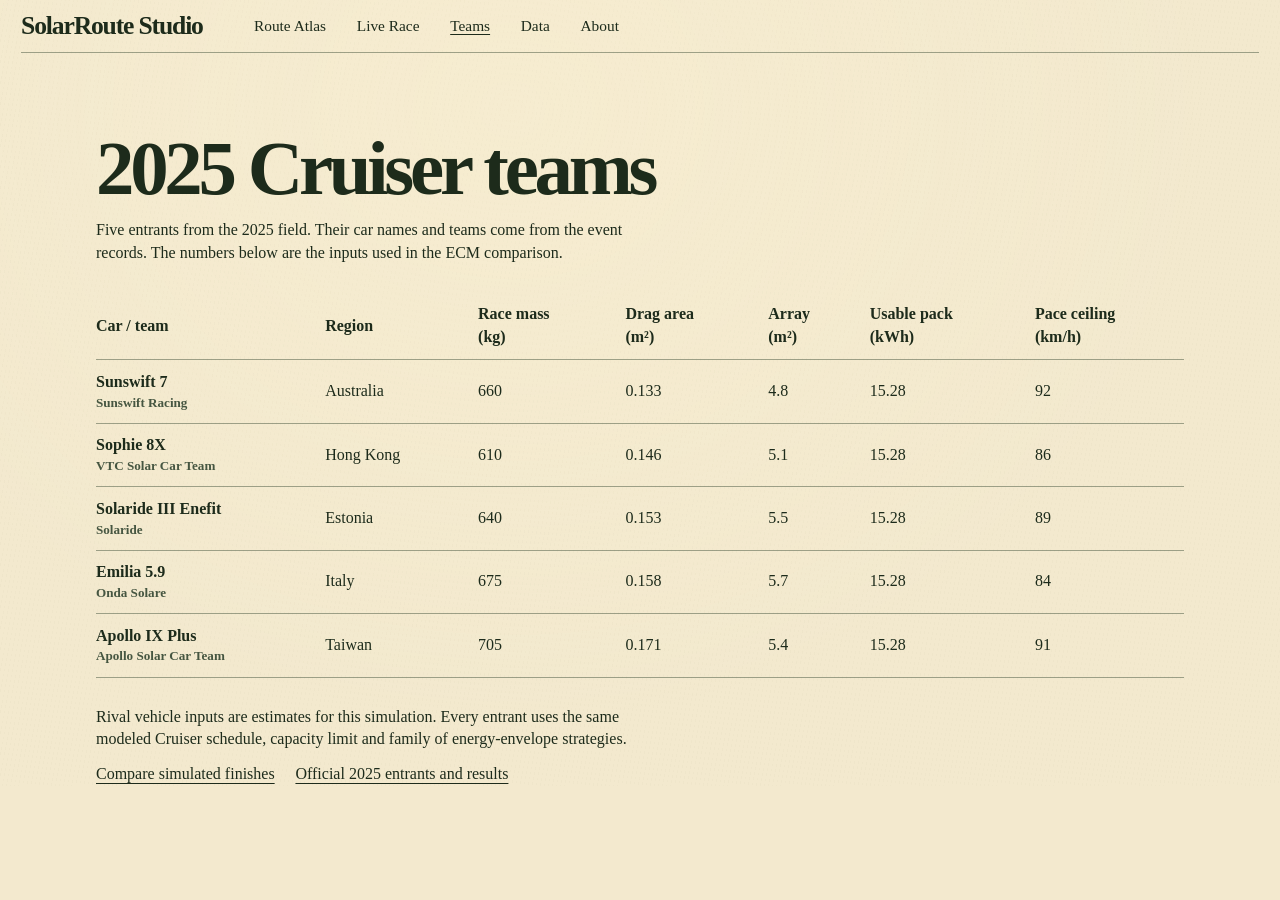
<file: apps/route-lab/web/teams.html>
<!DOCTYPE html>
<html lang="en">
<head>
  <meta charset="utf-8">
  <meta name="viewport" content="width=device-width, initial-scale=1">
  <title>Teams · SolarRoute Studio</title>
  <link rel="stylesheet" href="./atlas.css">
  <script src="./fleet-pages.mjs" type="module"></script>
</head>
<body>
  <header class="atlas-header">
    <a class="atlas-brand" href="./">SolarRoute Studio</a>
    <nav aria-label="Pages">
      <a href="./">Route Atlas</a>
      <a href="./race.html">Live Race</a>
      <a href="./teams.html" aria-current="page">Teams</a>
      <a href="./data.html">Data</a>
      <a href="./about.html">About</a>
    </nav>
  </header>
  <main class="atlas-article">
    <h1>2025 Cruiser teams</h1>
    <p>Five entrants from the 2025 field. Their car names and teams come from the event records. The numbers below are the inputs used in the ECM comparison.</p>
    <div class="atlas-table-wrap">
      <table><thead><tr><th scope="col">Car / team</th><th scope="col">Region</th><th scope="col">Race mass<br>(kg)</th><th scope="col">Drag area<br>(m²)</th><th scope="col">Array<br>(m²)</th><th scope="col">Usable pack<br>(kWh)</th><th scope="col">Pace ceiling<br>(km/h)</th></tr></thead><tbody id="fleet-specs"></tbody></table>
    </div>
    <p>Rival vehicle inputs are estimates for this simulation. Every entrant uses the same modeled Cruiser schedule, capacity limit and family of energy-envelope strategies.</p>
    <p class="atlas-links"><a href="./data.html">Compare simulated finishes</a><a href="https://www.bridgestone.com/bwsc/about/result/">Official 2025 entrants and results</a></p>
  </main>
</body>
</html>
</file>
<file: apps/route-lab/web/atlas.css>
:root {
  color-scheme: light;
  --paper: #f3e9ce;
  --ink: #1d2b1b;
  --muted: #465641;
  --rule: #56634b8c;
  --green: #263c25;
  --field: #fbf3dd;
  --teal: #26624d;
  --rust: #a3412c;
  --blue: #255d78;
  --serif: Georgia, "Times New Roman", serif;
  --mono: "SFMono-Regular", Consolas, monospace;
  --inset: clamp(.8rem, 1.65vw, 1.65rem);
  font: 16px/1.43 var(--serif);
  color: var(--ink);
  background: var(--paper);
}
* { box-sizing: border-box; }
body {
  margin: 0;
  background:
    radial-gradient(ellipse at 40% 14%, #fff4d54a, transparent 64%),
    repeating-linear-gradient(101deg, #85734408 0 .5px, transparent .5px 4px),
    var(--paper);
}
a { color: inherit; text-underline-offset: .22em; }
button, select, input { font: inherit; color: inherit; }
button, select { cursor: pointer; }
button:disabled { cursor: default; opacity: .5; }
:focus-visible { outline: 2px solid #1e6270; outline-offset: 3px; }
p, h1, h2, dl, dd, figure { margin: 0; }
.sr-only { position: absolute; width: 1px; height: 1px; overflow: hidden; clip-path: inset(50%); white-space: nowrap; }

.atlas-header {
  margin-inline: var(--inset);
  min-height: 3.3rem;
  display: flex;
  flex-wrap: wrap;
  align-items: center;
  column-gap: clamp(1.5rem, 4vw, 4rem);
  padding: .35rem 0;
  border-bottom: 1px solid var(--rule);
}
.atlas-brand { text-decoration: none; font-size: clamp(1.3rem, 2vw, 2rem); line-height: 1.16; font-weight: 700; letter-spacing: -.045em; white-space: nowrap; }
.atlas-header nav { display: flex; flex-wrap: wrap; gap: 0 clamp(.85rem, 2.4vw, 2.7rem); align-items: baseline; }
.atlas-header nav a { white-space: nowrap; padding: .42rem 0; font-size: clamp(.95rem, 1.2vw, 1.2rem); text-decoration: none; }
.atlas-header nav a:hover, .atlas-header nav a[aria-current="page"] { text-decoration: underline; }
.atlas-clock { margin-left: auto; font: .69rem/1.6 var(--mono); font-variant-numeric: tabular-nums; text-transform: uppercase; white-space: nowrap; }
.atlas-clock abbr { text-decoration: none; }

.atlas-content { margin-inline: var(--inset); }
.atlas-sheet {
  display: grid;
  grid-template-columns: minmax(17.5rem, 23.5%) minmax(0, 1fr);
  align-items: stretch;
  min-height: clamp(35rem, calc(100svh - 9.1rem), 60rem);
}
.atlas-sidebar { display: flex; flex-direction: column; padding: clamp(1.6rem, 4.8vh, 3.4rem) clamp(.7rem, 1.35vw, 1.3rem) 1.25rem .15rem; }
.atlas-overline { font-size: clamp(1.02rem, 1.72vw, 1.66rem); font-style: italic; }
.atlas-sidebar h1 {
  font-size: clamp(3.15rem, 4.35vw, 6rem);
  letter-spacing: -.057em;
  line-height: .92;
  margin: .22rem 0 .7rem;
}
.atlas-subtitle { font-size: clamp(.69rem, .88vw, .92rem); line-height: 1.5; text-transform: uppercase; letter-spacing: .13em; }
.route-facts, .atlas-rank { margin-top: .95rem; border-top: 1px solid var(--rule); padding-top: .6rem; }
.route-facts { display: grid; gap: .2rem; font-size: clamp(.73rem, .97vw, .95rem); line-height: 1.35; }
.route-facts div { display: grid; grid-template-columns: minmax(5.15rem, 38%) 1fr; align-items: baseline; gap: .35rem; }
.route-facts dt { font-weight: 700; }
.atlas-rank h2 { font-size: .85rem; text-transform: uppercase; letter-spacing: .1em; margin: .08rem 0 .45rem; }
.atlas-table-wrap { overflow-x: auto; }
table { width: 100%; border-collapse: collapse; font-variant-numeric: tabular-nums; }
th, td { border-bottom: 1px solid var(--rule); padding: .29rem .11rem; }
.atlas-rank th, .atlas-rank td { font-size: clamp(.64rem, .83vw, .81rem); text-align: right; white-space: nowrap; }
.atlas-rank th:nth-child(2), .atlas-rank td:nth-child(2) { text-align: left; padding-left: .28rem; }
.atlas-rank thead th { font-weight: 400; vertical-align: bottom; font-size: .57rem; line-height: 1.2; text-transform: uppercase; }
.atlas-rank tbody tr:has(button[aria-pressed="true"]) { background: #ad9f6b30; }
.car-select { display: inline-flex; gap: .3rem; align-items: baseline; padding: .14rem 0; border: 0; background: none; font-size: inherit; line-height: 1.05; white-space: nowrap; }
.car-select:hover, .car-select[aria-pressed="true"] { text-decoration: underline; text-underline-offset: .18em; }
.car-select::before { content: ""; width: .42rem; height: .42rem; background: var(--car-color); flex: none; display: inline-block; }
.atlas-note { color: var(--muted); font-size: .72rem; font-style: italic; margin-top: .46rem; }
.atlas-bottom { margin-top: auto; padding-top: 1.15rem; display: grid; gap: .55rem; justify-items: start; font-size: .72rem; }
.atlas-scale { display: flex; padding-top: .3rem; max-width: 100%; color: var(--muted); font-size: .62rem; }
.atlas-scale span { flex: 1 1 0; position: relative; padding-top: .3rem; border-top: 1px solid var(--rule); }
.atlas-scale span::before { content: ""; position: absolute; left: 0; top: -.2rem; width: 1px; height: .35rem; background: var(--rule); }
.atlas-scale span:last-child { flex: 0 0 auto; border: 0; white-space: nowrap; }

.atlas-figure { position: relative; margin: 0; min-width: 0; min-height: 0; isolation: isolate; }
.atlas-figure canvas { display: block; position: absolute; inset: 0; width: 100%; height: 100%; }
.atlas-figure figcaption { position: absolute; inset: auto .7rem .62rem auto; display: flex; align-items: center; gap: .55rem; font: .61rem/1.3 var(--mono); }
.atlas-figure output, .atlas-figure button { background: #f3e9cee8; padding: .34rem .42rem; }
.atlas-figure button { border: 0; }
.atlas-figure button[aria-pressed="true"], .atlas-figure button:hover { text-decoration: underline; }

.atlas-replay {
  display: grid;
  grid-template-columns: auto minmax(0, 1fr) auto;
  gap: clamp(.6rem, 1.65vw, 1.75rem);
  border-top: 1px solid var(--rule);
  padding: .6rem .35rem .8rem;
  align-items: start;
}
.atlas-controls { display: flex; align-items: center; gap: .8rem; }
.atlas-controls select { background: transparent; border: 0; font-size: .87rem; }
.atlas-play { display: grid; place-items: center; width: 2.5rem; height: 2.5rem; border: 0; border-radius: 50%; background: var(--green); color: var(--paper); padding: 0; }
.atlas-play span { border: .43rem solid transparent; border-left: .67rem solid currentColor; border-right: 0; margin-left: .15rem; }
.atlas-play.is-playing span { height: .78rem; width: .67rem; border: solid currentColor; border-width: 0 .18rem; margin: 0; }
.atlas-seek { min-width: 0; }
.atlas-range { appearance: none; display: block; width: 100%; height: 1.65rem; padding: 0; margin: 0; background: transparent; cursor: ew-resize; }
.atlas-range::-webkit-slider-runnable-track { height: 2px; background: linear-gradient(90deg, var(--green) 0 var(--progress, 0%), var(--rule) var(--progress, 0%) 100%); }
.atlas-range::-webkit-slider-thumb { appearance: none; width: .76rem; height: .76rem; margin-top: -.33rem; border-radius: 50%; background: var(--green); }
.atlas-range::-moz-range-track { height: 2px; background: var(--rule); }
.atlas-range::-moz-range-progress { height: 2px; background: var(--green); }
.atlas-range::-moz-range-thumb { border: 0; width: .76rem; height: .76rem; border-radius: 50%; background: var(--green); }
#atlas-duration { font: .68rem/1.5 var(--mono); white-space: nowrap; padding-top: .3rem; }
.atlas-stops { display: flex; list-style: none; padding: 0; margin: 0; min-width: 0; overflow-x: auto; }
.atlas-stops li { flex: 1 0 auto; border-top: 1px solid var(--rule); margin-top: .25rem; }
.atlas-stops button { position: relative; display: grid; place-items: center; gap: .12rem; width: 100%; padding: .38rem .22rem .15rem; border: 0; background: none; font-size: .73rem; }
.atlas-stops button::before { content: ""; position: absolute; top: -.27rem; width: .45rem; height: .45rem; border-radius: 50%; border: 1px solid var(--green); background: var(--paper); }
.atlas-stops button[aria-current]::before, .atlas-stops button:hover::before { background: var(--green); }
.atlas-stops small { color: var(--muted); }

.atlas-article { width: min(68rem, calc(100% - 2rem)); margin: clamp(2rem, 6vw, 5.5rem) auto; }
.atlas-article h1 { font-size: clamp(2.7rem, 6vw, 5.25rem); line-height: 1.01; letter-spacing: -.055em; }
.atlas-article h2 { font-size: 1.45rem; margin: 1.8rem 0 .4rem; }
.atlas-article > p { max-width: 70ch; margin: .75rem 0; }
.atlas-article table { margin: 1rem 0; }
.atlas-article th, .atlas-article td { padding: .65rem .75rem; text-align: left; white-space: nowrap; }
.atlas-article th:first-child { padding-left: 0; }
.atlas-article :is(th, td) span { display: block; color: var(--muted); font-size: .82rem; }
.atlas-links { display: flex; flex-wrap: wrap; gap: .7rem 1.3rem; margin: 1.1rem 0; }

@media (max-width: 1100px) {
  .atlas-header { column-gap: 1.55rem; }
  .atlas-header nav { column-gap: .95rem; }
  .atlas-timezone { display: none; }
}
@media (max-width: 760px) {
  .atlas-header { gap: .35rem 1rem; }
  .atlas-header nav { order: 3; width: 100%; column-gap: .95rem; }
  .atlas-header nav a { font-size: .91rem; }
  .atlas-sheet { grid-template-columns: minmax(0, 1fr); }
  .atlas-sidebar { display: grid; grid-template-columns: minmax(0, 1fr) minmax(0, 1fr); gap: .3rem .7rem; padding: .8rem 0; }
  .atlas-overline, .atlas-rank, .atlas-bottom { grid-column: 1 / -1; }
  .atlas-sidebar h1 { font-size: clamp(1.65rem, 5.65vw, 3.5rem); margin: .15rem 0 .25rem; }
  .atlas-subtitle { display: none; }
  .route-facts, .atlas-rank { margin-top: 0; }
  .route-facts { padding-top: .35rem; font-size: .67rem; gap: .08rem; }
  .route-facts div { grid-template-columns: minmax(3rem, 38%) 1fr; gap: .2rem; }
  .atlas-rank thead th, .atlas-rank th, .atlas-rank td { font-size: .69rem; }
  .atlas-bottom { display: flex; justify-content: space-between; align-items: end; padding-top: .2rem; }
  .atlas-figure { height: clamp(19.5rem, 76vw, 30rem); }
  .atlas-replay { grid-template-columns: auto minmax(0, 1fr); column-gap: .6rem; }
  #atlas-duration { display: none; }
}

.archive-sidebar h1 { font-size: clamp(2.25rem, 3.5vw, 4.65rem); }
.archive-replay { grid-template-columns: auto minmax(0, 1fr); }
.record-jump { color: inherit; background: none; border: 0; padding: 0; text-decoration: underline; text-underline-offset: .22em; }
.atlas-fleet-tools { margin-top: 1rem; }
.atlas-fleet-tools form { margin-top: 1rem; }
.fleet-toggle { display: flex; align-items: center; gap: .35rem; }
.fleet-toggle input { width: auto; min-height: 0; margin: 0; accent-color: var(--green); }
.fleet-specs-grid { display: grid; grid-template-columns: repeat(auto-fit, minmax(11rem, 1fr)); gap: .15rem 1rem; }
@media (max-width: 760px) {
  .archive-sidebar { display: block; }
  .archive-sidebar .atlas-rank { margin-top: .6rem; }
}
</file>
<file: apps/route-lab/web/lab.css>
/* Experiment controls and scientific readouts share the atlas skin. */
.workspace-nav {
  position: relative;
  z-index: 2;
  display: flex;
  flex-wrap: wrap;
  align-items: baseline;
  column-gap: clamp(.9rem, 2.3vw, 1.9rem);
  margin-inline: var(--inset);
  border-bottom: 1px solid var(--rule);
  color: var(--muted);
  font-size: .91rem;
}
.workspace-nav > a, .workspace-nav summary { padding-block: .48rem; }
.workspace-nav > a { text-decoration: none; }
.workspace-nav > a:hover, .workspace-nav > a[aria-current="page"] { color: var(--ink); text-decoration: underline; }
.workspace-nav summary { cursor: pointer; }
.atlas-article .intro { margin-bottom: 1.75rem; }
.intro p { max-width: 66ch; margin-top: .65rem; color: var(--muted); }
.results, .method-panel { min-width: 0; border-top: 1px solid var(--rule); padding: .9rem 0 1.2rem; }
.results h2, .method-panel h2 { margin: 0; }
.section-head { display: flex; align-items: baseline; justify-content: space-between; gap: .55rem 1rem; flex-wrap: wrap; }
.readout { color: var(--teal); font: .71rem/1.55 var(--mono); margin-bottom: .22rem; }
.readout.error, .run-feedback.error, #scenario-status.error, .trace-log .depleted strong { color: var(--rust); }
.run-feedback { margin-block: .65rem; color: var(--muted); font: .75rem/1.55 var(--mono); }

input[type="range"], meter { accent-color: var(--green); }
input::placeholder { color: var(--muted); }
:where(input:not([type]), input[type="text"], input[type="number"], select) {
  min-width: 0;
  padding: .38rem .42rem;
  border: 1px solid var(--rule);
  border-radius: 0;
  background: var(--field);
  color: var(--ink);
}
fieldset { min-inline-size: 0; margin: 0; padding: 0; border: 0; }
fieldset label { display: block; margin-bottom: .22rem; font-size: .91rem; font-weight: 700; }
fieldset label span { color: var(--muted); margin-left: .18rem; font-weight: 400; }
fieldset input, fieldset select { width: 100%; min-height: 2.45rem; margin-bottom: .65rem; font-size: .91rem; }
.field-pair { display: grid; grid-template-columns: repeat(2, minmax(0, 1fr)); gap: .65rem; }
.field-note { color: var(--muted); font-size: .82rem; line-height: 1.5; }
.setup-toolbar { display: flex; flex-wrap: wrap; align-items: baseline; gap: .45rem 1rem; margin-bottom: 1.25rem; }
.setup-toolbar :focus-within .file-label { outline: 2px solid var(--blue); outline-offset: 3px; }
.file-label { display: inline-block; cursor: pointer; }
.setup-grid { display: grid; grid-template-columns: repeat(3, minmax(0, 1fr)); gap: clamp(1rem, 3vw, 2.2rem); }
.setup-card { border-top: 1px solid var(--rule); padding-block: .55rem .3rem; }
.setup-card legend { padding: 0 .5rem 0 0; font-size: 1.13rem; font-weight: 700; }
.setup-card .field-note { margin: -.2rem 0 .7rem; }
.setup-submit { display: flex; flex-wrap: wrap; justify-content: space-between; align-items: baseline; gap: .7rem; border-top: 1px solid var(--rule); margin-top: .9rem; padding-top: .8rem; }
.setup-submit #run { min-width: 10rem; }
.setup-submit #run span { margin-left: .6rem; }
#run, .download, .feature-switch button, .history-switch button {
  border: 1px solid var(--rule);
  border-radius: 0;
  background: transparent;
  padding: .38rem .6rem;
  color: var(--ink);
  font-size: .88rem;
}
#run, .feature-switch [aria-pressed="true"], .history-switch [aria-pressed="true"] {
  border-color: var(--green);
  background: var(--green);
  color: var(--paper);
}
#run:hover, .download:hover:enabled { text-decoration: underline; text-underline-offset: .18em; }
.atlas-article .table-wrap { overflow-x: auto; }
.atlas-article caption { color: var(--muted); font: .76rem var(--mono); text-align: left; }
.atlas-article table thead { color: var(--muted); }
.atlas-article table th:first-child { padding-left: 0; }
.chart-section { padding-top: .8rem; }
.chart-section h3 { margin: 0; }
.chart-section p { color: var(--muted); font-size: .88rem; margin-top: .18rem; }
.legend, .history-values { display: flex; flex-wrap: wrap; gap: .35rem 1rem; list-style: none; padding: 0; margin: .65rem 0 .12rem; font-size: .82rem; }
.legend li { display: flex; align-items: center; gap: .38rem; }
.legend i { width: 19px; border-top: 2px solid var(--teal); }
.legend .push { border-top: 2px dashed var(--rust); }
.legend .reserve { border-top: 2px dotted var(--blue); }
.chart-section canvas, #battery, #chain-trace { display: block; width: 100%; height: clamp(13rem, 29vw, 19rem); }
.comparison { color: var(--muted); font-size: .87rem; }
.diagnostics, .atlas-trace { border-top: 1px solid var(--rule); padding-block: .7rem; margin-top: .95rem; }
:is(.diagnostics, .atlas-trace) summary { cursor: pointer; font-weight: 700; }
:is(.history-switch, .feature-switch) { display: flex; flex-wrap: wrap; gap: .28rem; }
:is(.history-scrub, .chain-scrub) {
  display: grid;
  grid-template-columns: auto minmax(0, 1fr) auto;
  align-items: center;
  gap: .6rem;
  font-size: .87rem;
}
:is(.history-scrub, .chain-scrub) input { width: 100%; min-width: 0; margin: 0; }
.history-scrub output, .history-values, .chain-scrub output { color: var(--muted); font: .73rem var(--mono); }
.chain-chart { margin-block: .55rem; background: #ab9c6c15; border-block: 1px solid var(--rule); }
.method-panel .section-head { margin-bottom: .45rem; }
.method-panel p:not(.readout) { max-width: 69ch; margin-bottom: .55rem; line-height: 1.55; }
.chain-stats, .posterior-stats { display: grid; grid-template-columns: repeat(4, minmax(0, 1fr)); gap: .55rem; margin-top: .7rem; }
.posterior-stats { grid-template-columns: repeat(3, minmax(0, 1fr)); }
.chain-stats > div, .posterior-stats > div { display: grid; gap: .18rem; min-width: 0; border-top: 1px solid var(--rule); padding: .4rem .1rem; font: .76rem/1.35 var(--mono); }
.chain-stats small, .posterior-stats dt { color: var(--muted); font: .8rem var(--serif); }
.method-grid .method-panel { display: grid; grid-template-columns: minmax(9rem, 1fr) minmax(0, 3fr); gap: .16rem clamp(1rem, 5vw, 3.5rem); }
.method-grid h2 { grid-row: 1 / span 3; }
.method-grid p, .method-grid code { grid-column: 2; }
.method-grid code { color: var(--teal); font: .8rem/1.55 var(--mono); overflow-wrap: anywhere; }
.method-sources { border-top: 1px solid var(--rule); }

@media (max-width: 790px) {
  .setup-grid { grid-template-columns: 1fr; }
}
@media (max-width: 610px) {
  .method-grid .method-panel { display: block; }
  .method-grid h2 { margin-bottom: .42rem; }
  .chain-stats { grid-template-columns: repeat(2, minmax(0, 1fr)); }
  .posterior-stats { grid-template-columns: minmax(0, 1fr); }
  :is(.history-scrub, .chain-scrub) { grid-template-columns: minmax(0, 1fr) auto; }
  :is(.history-scrub, .chain-scrub) label { grid-column: 1 / -1; }
}
</file>
